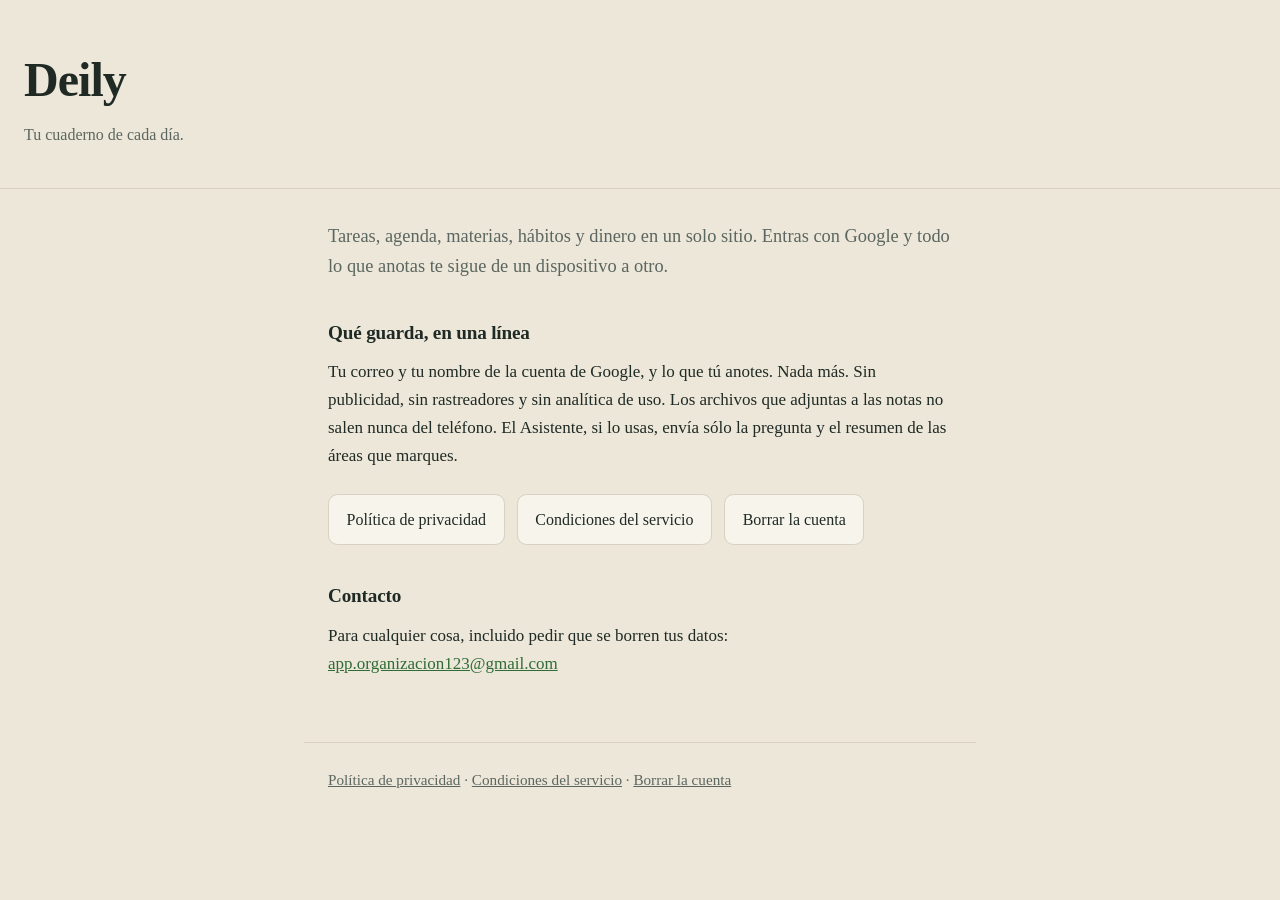
<file: index.html>
<!doctype html>
<html lang="es">
<head>
<meta charset="utf-8">
<meta name="viewport" content="width=device-width, initial-scale=1">
<title>Deily · Tu cuaderno de cada día</title>
<link rel="stylesheet" href="estilo.css">
</head>
<body>
<header class="cabecera portada">
  <p class="marca grande">Deily</p>
  <p class="lema">Tu cuaderno de cada día.</p>
</header>

<main>
<p class="entrada">Tareas, agenda, materias, hábitos y dinero en un solo sitio.
Entras con Google y todo lo que anotas te sigue de un dispositivo a otro.</p>

<h2>Qué guarda, en una línea</h2>
<p>Tu correo y tu nombre de la cuenta de Google, y lo que tú anotes. Nada más.
Sin publicidad, sin rastreadores y sin analítica de uso. Los archivos que
adjuntas a las notas no salen nunca del teléfono. El Asistente, si lo usas,
envía sólo la pregunta y el resumen de las áreas que marques.</p>

<div class="enlaces">
  <a class="boton" href="privacidad.html">Política de privacidad</a>
  <a class="boton" href="terminos.html">Condiciones del servicio</a>
  <a class="boton" href="borrar.html">Borrar la cuenta</a>
</div>

<h2>Contacto</h2>
<p>Para cualquier cosa, incluido pedir que se borren tus datos:
<a href="mailto:app.organizacion123@gmail.com">app.organizacion123@gmail.com</a></p>

</main>

<footer>
  <a href="privacidad.html">Política de privacidad</a> ·
  <a href="terminos.html">Condiciones del servicio</a> ·
  <a href="borrar.html">Borrar la cuenta</a>
</footer>
</body>
</html>
</file>
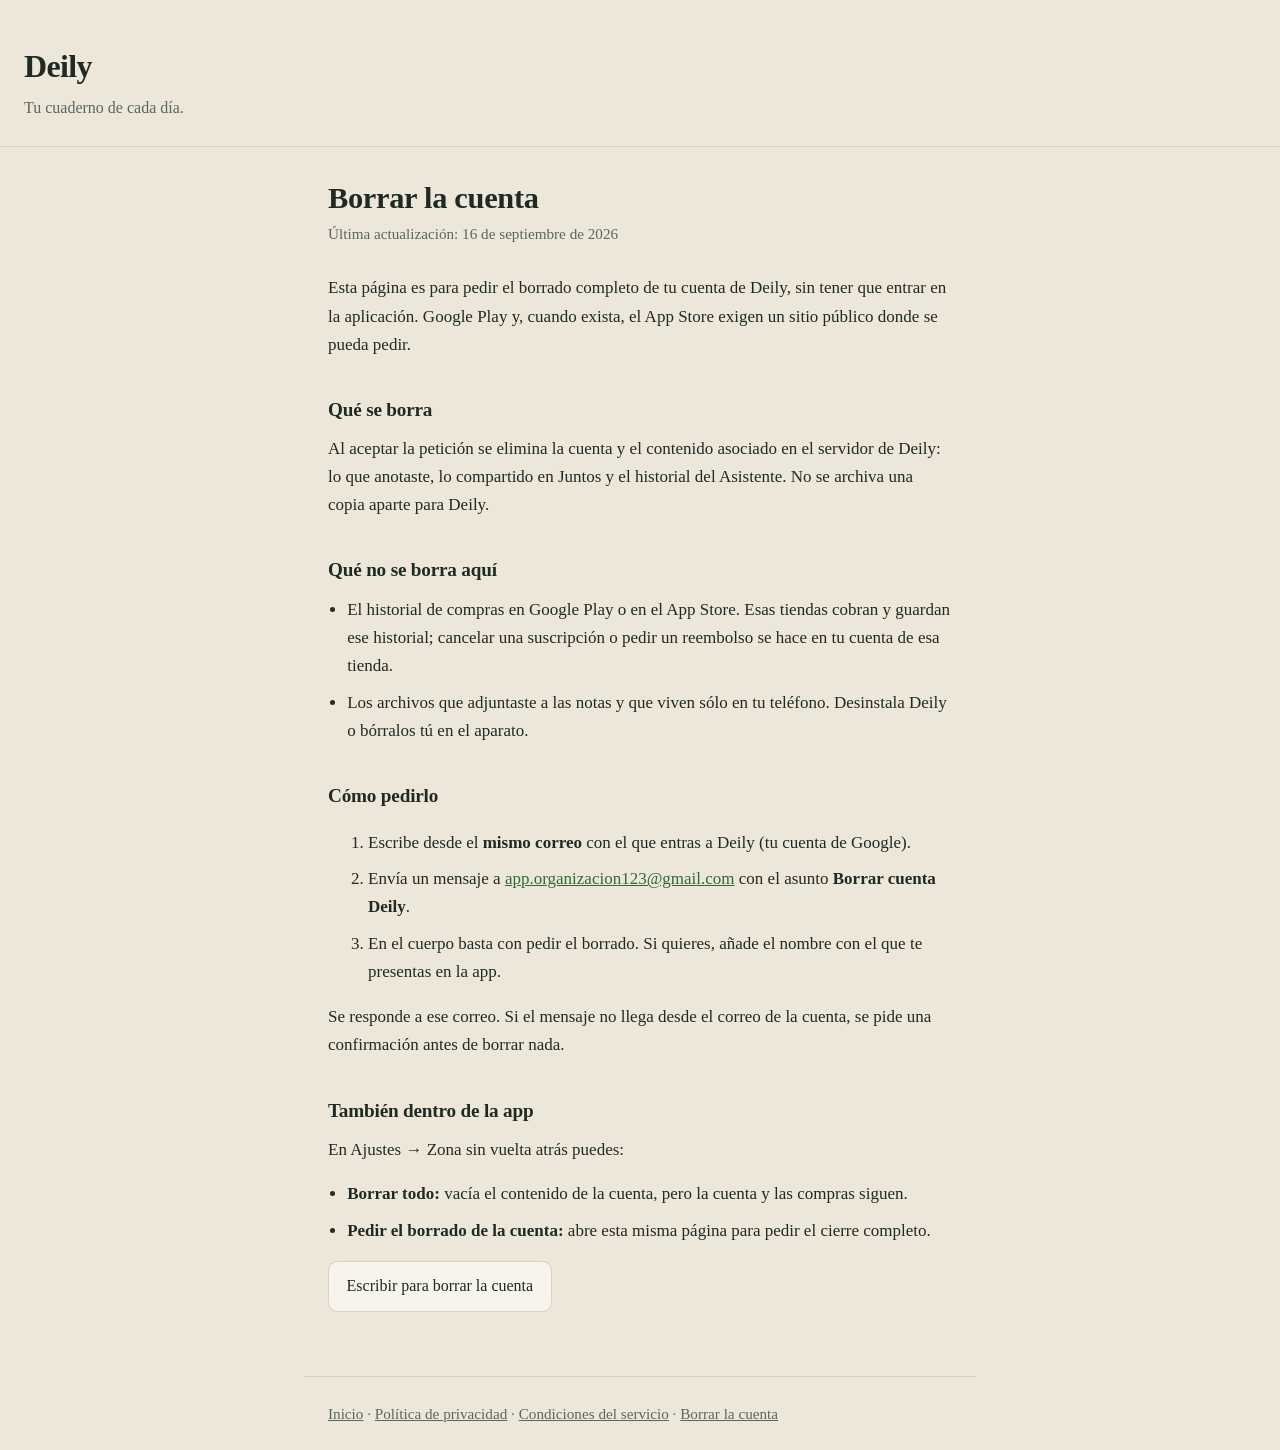
<file: borrar.html>
<!doctype html>
<html lang="es">
<head>
<meta charset="utf-8">
<meta name="viewport" content="width=device-width, initial-scale=1">
<title>Borrar la cuenta · Deily</title>
<link rel="stylesheet" href="estilo.css">
</head>
<body>
<header class="cabecera">
  <a class="marca" href="index.html">Deily</a>
  <p class="lema">Tu cuaderno de cada día.</p>
</header>

<main>
<h1>Borrar la cuenta</h1>
<p class="fecha">Última actualización: 16 de septiembre de 2026</p>

<p>Esta página es para pedir el borrado completo de tu cuenta de Deily, sin
tener que entrar en la aplicación. Google Play y, cuando exista, el App Store
exigen un sitio público donde se pueda pedir.</p>

<h2>Qué se borra</h2>
<p>Al aceptar la petición se elimina la cuenta y el contenido asociado en el
servidor de Deily: lo que anotaste, lo compartido en Juntos y el historial del
Asistente. No se archiva una copia aparte para Deily.</p>

<h2>Qué no se borra aquí</h2>
<ul>
  <li>El historial de compras en Google Play o en el App Store. Esas tiendas
  cobran y guardan ese historial; cancelar una suscripción o pedir un reembolso
  se hace en tu cuenta de esa tienda.</li>
  <li>Los archivos que adjuntaste a las notas y que viven sólo en tu teléfono.
  Desinstala Deily o bórralos tú en el aparato.</li>
</ul>

<h2>Cómo pedirlo</h2>
<ol>
  <li>Escribe desde el <strong>mismo correo</strong> con el que entras a Deily
  (tu cuenta de Google).</li>
  <li>Envía un mensaje a
  <a href="mailto:app.organizacion123@gmail.com?subject=Borrar%20cuenta%20Deily">app.organizacion123@gmail.com</a>
  con el asunto <strong>Borrar cuenta Deily</strong>.</li>
  <li>En el cuerpo basta con pedir el borrado. Si quieres, añade el nombre con
  el que te presentas en la app.</li>
</ol>
<p>Se responde a ese correo. Si el mensaje no llega desde el correo de la
cuenta, se pide una confirmación antes de borrar nada.</p>

<h2>También dentro de la app</h2>
<p>En Ajustes → Zona sin vuelta atrás puedes:</p>
<ul>
  <li><strong>Borrar todo:</strong> vacía el contenido de la cuenta, pero la
  cuenta y las compras siguen.</li>
  <li><strong>Pedir el borrado de la cuenta:</strong> abre esta misma página
  para pedir el cierre completo.</li>
</ul>

<p><a class="boton" href="mailto:app.organizacion123@gmail.com?subject=Borrar%20cuenta%20Deily">Escribir para borrar la cuenta</a></p>
</main>

<footer>
  <a href="index.html">Inicio</a> ·
  <a href="privacidad.html">Política de privacidad</a> ·
  <a href="terminos.html">Condiciones del servicio</a> ·
  <a href="borrar.html">Borrar la cuenta</a>
</footer>
</body>
</html>
</file>
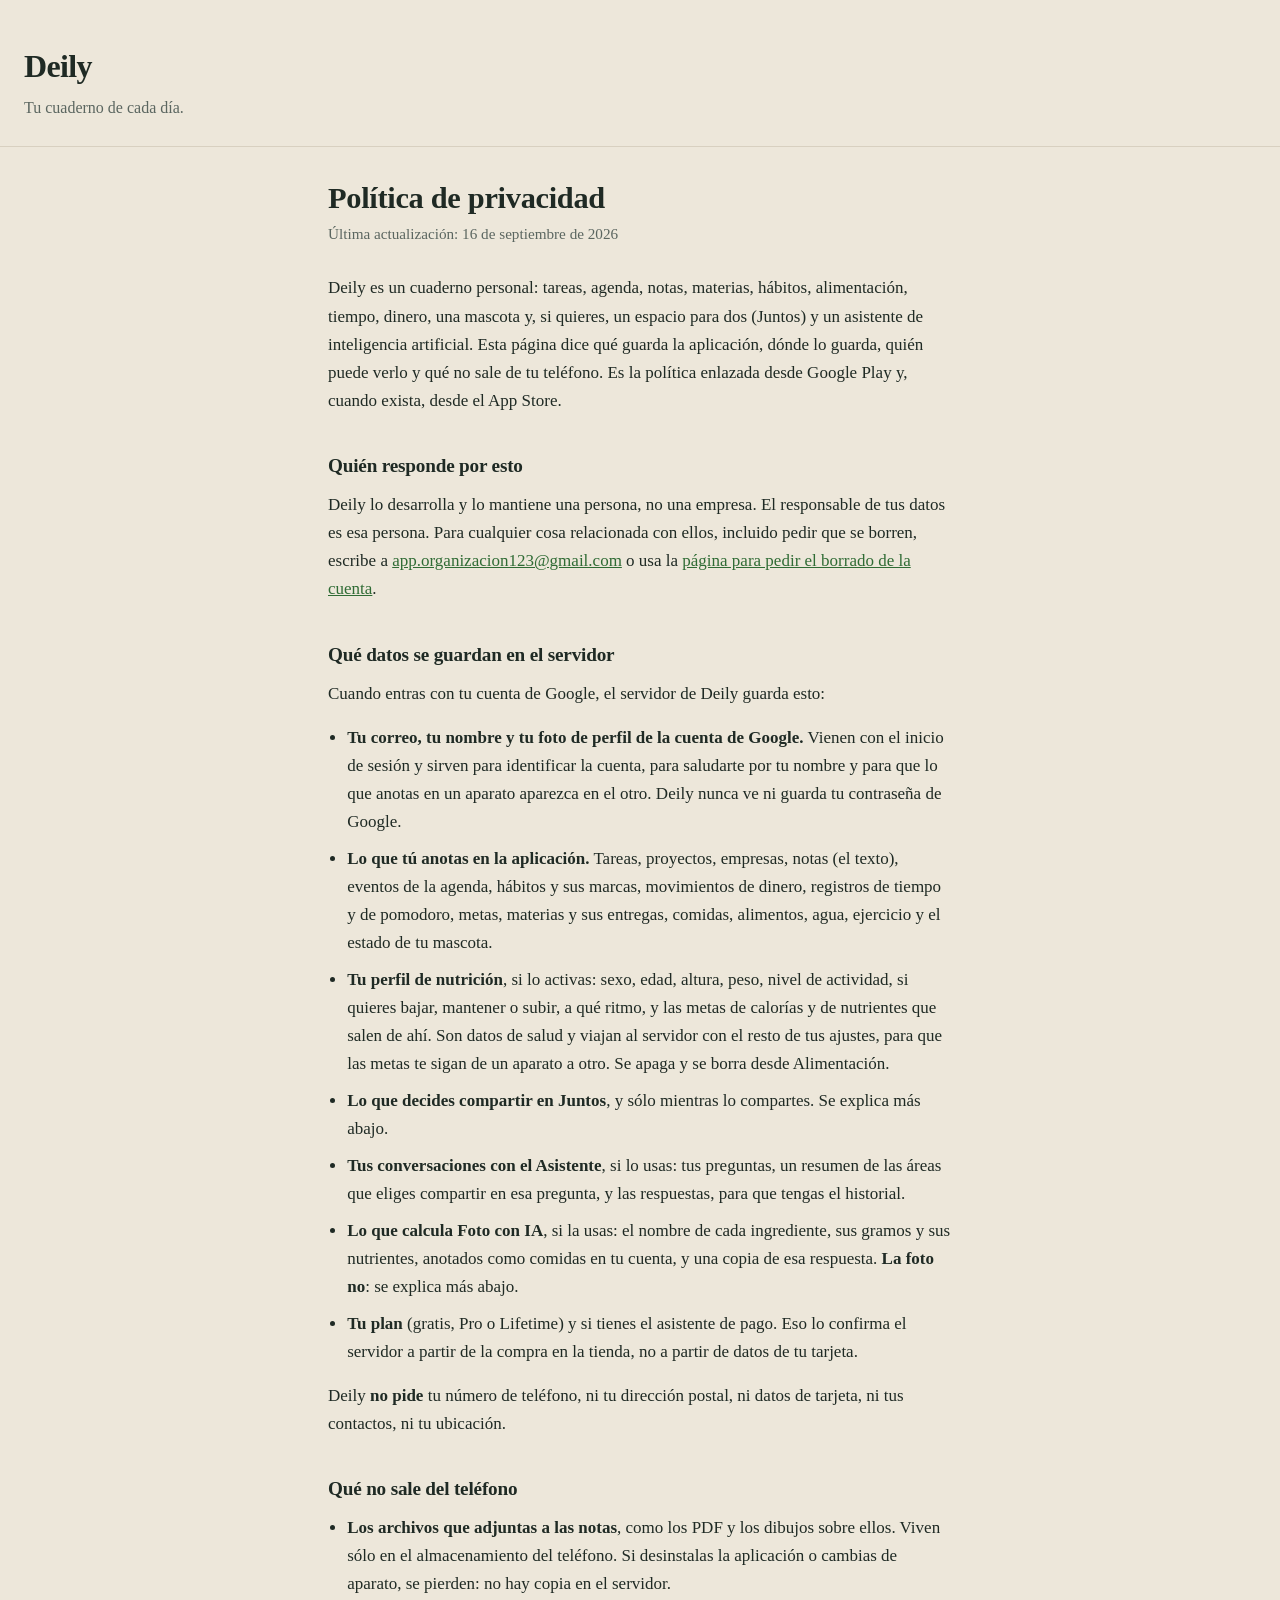
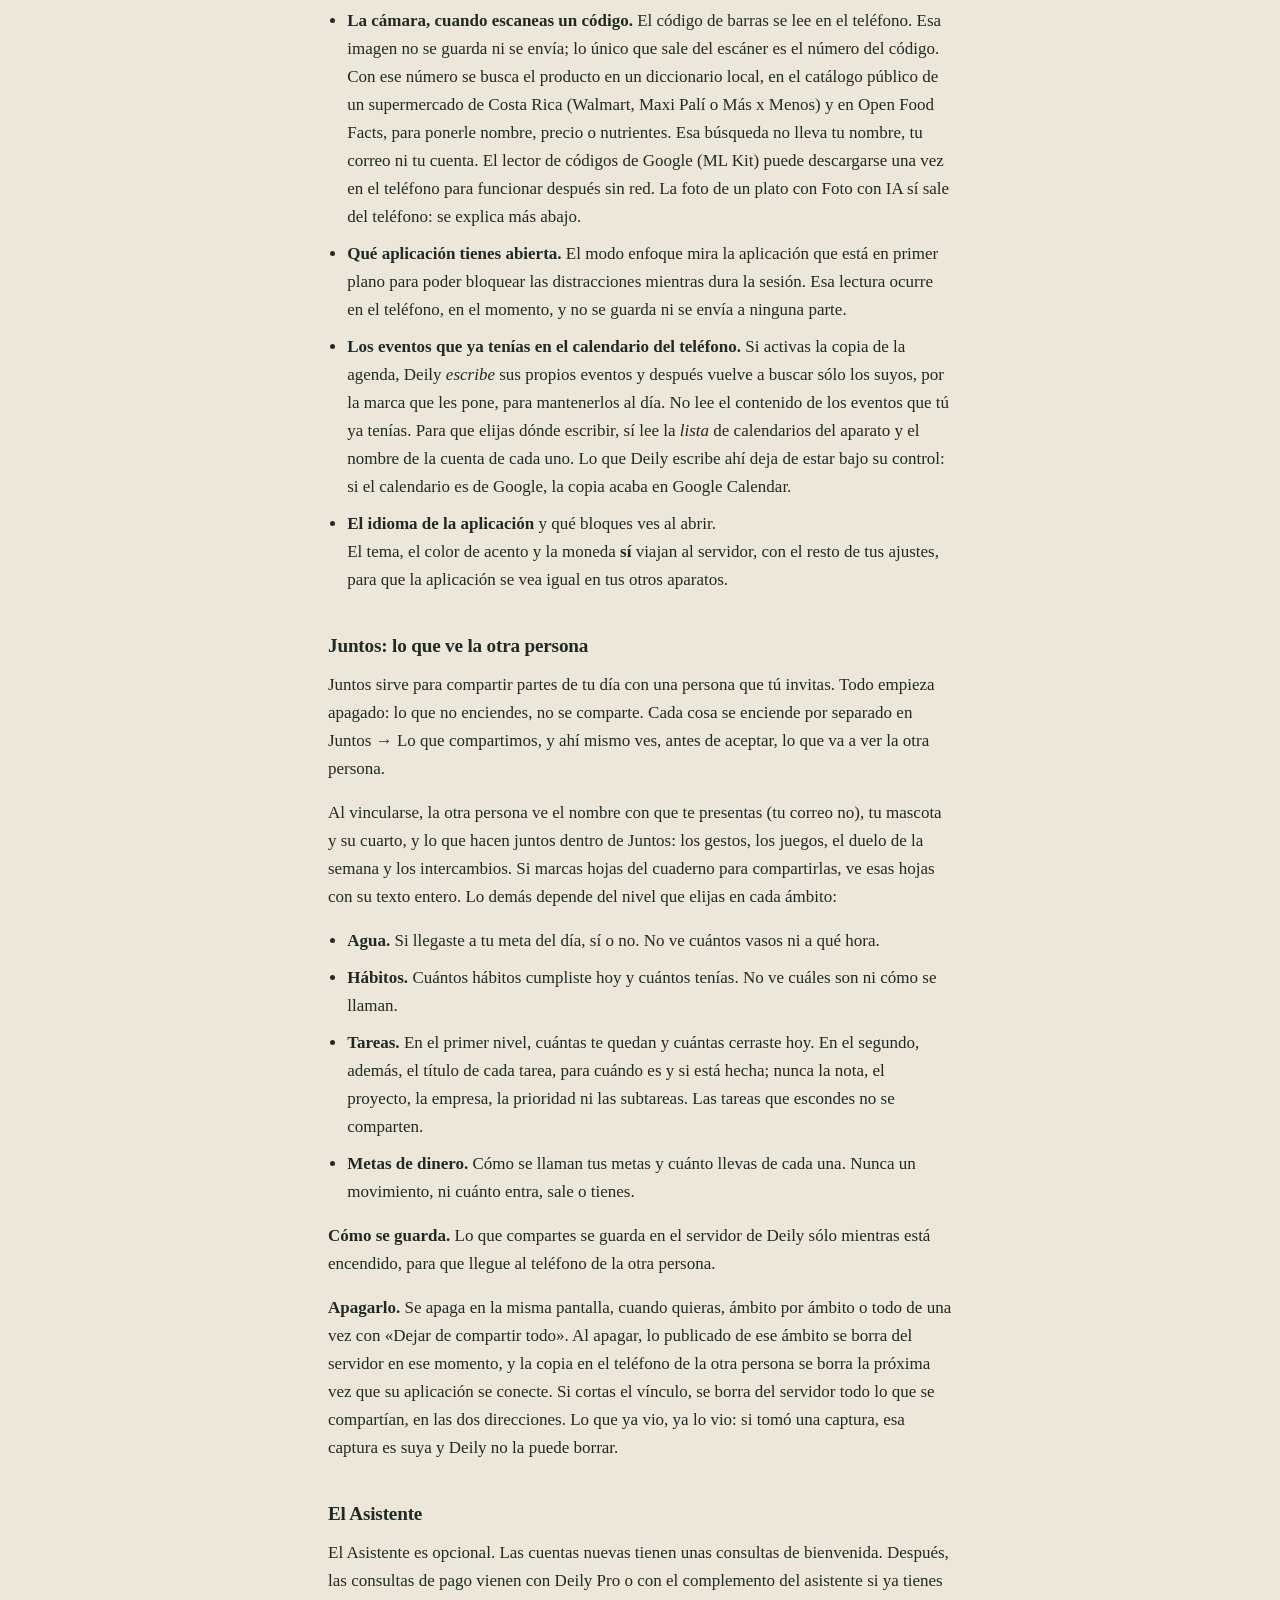
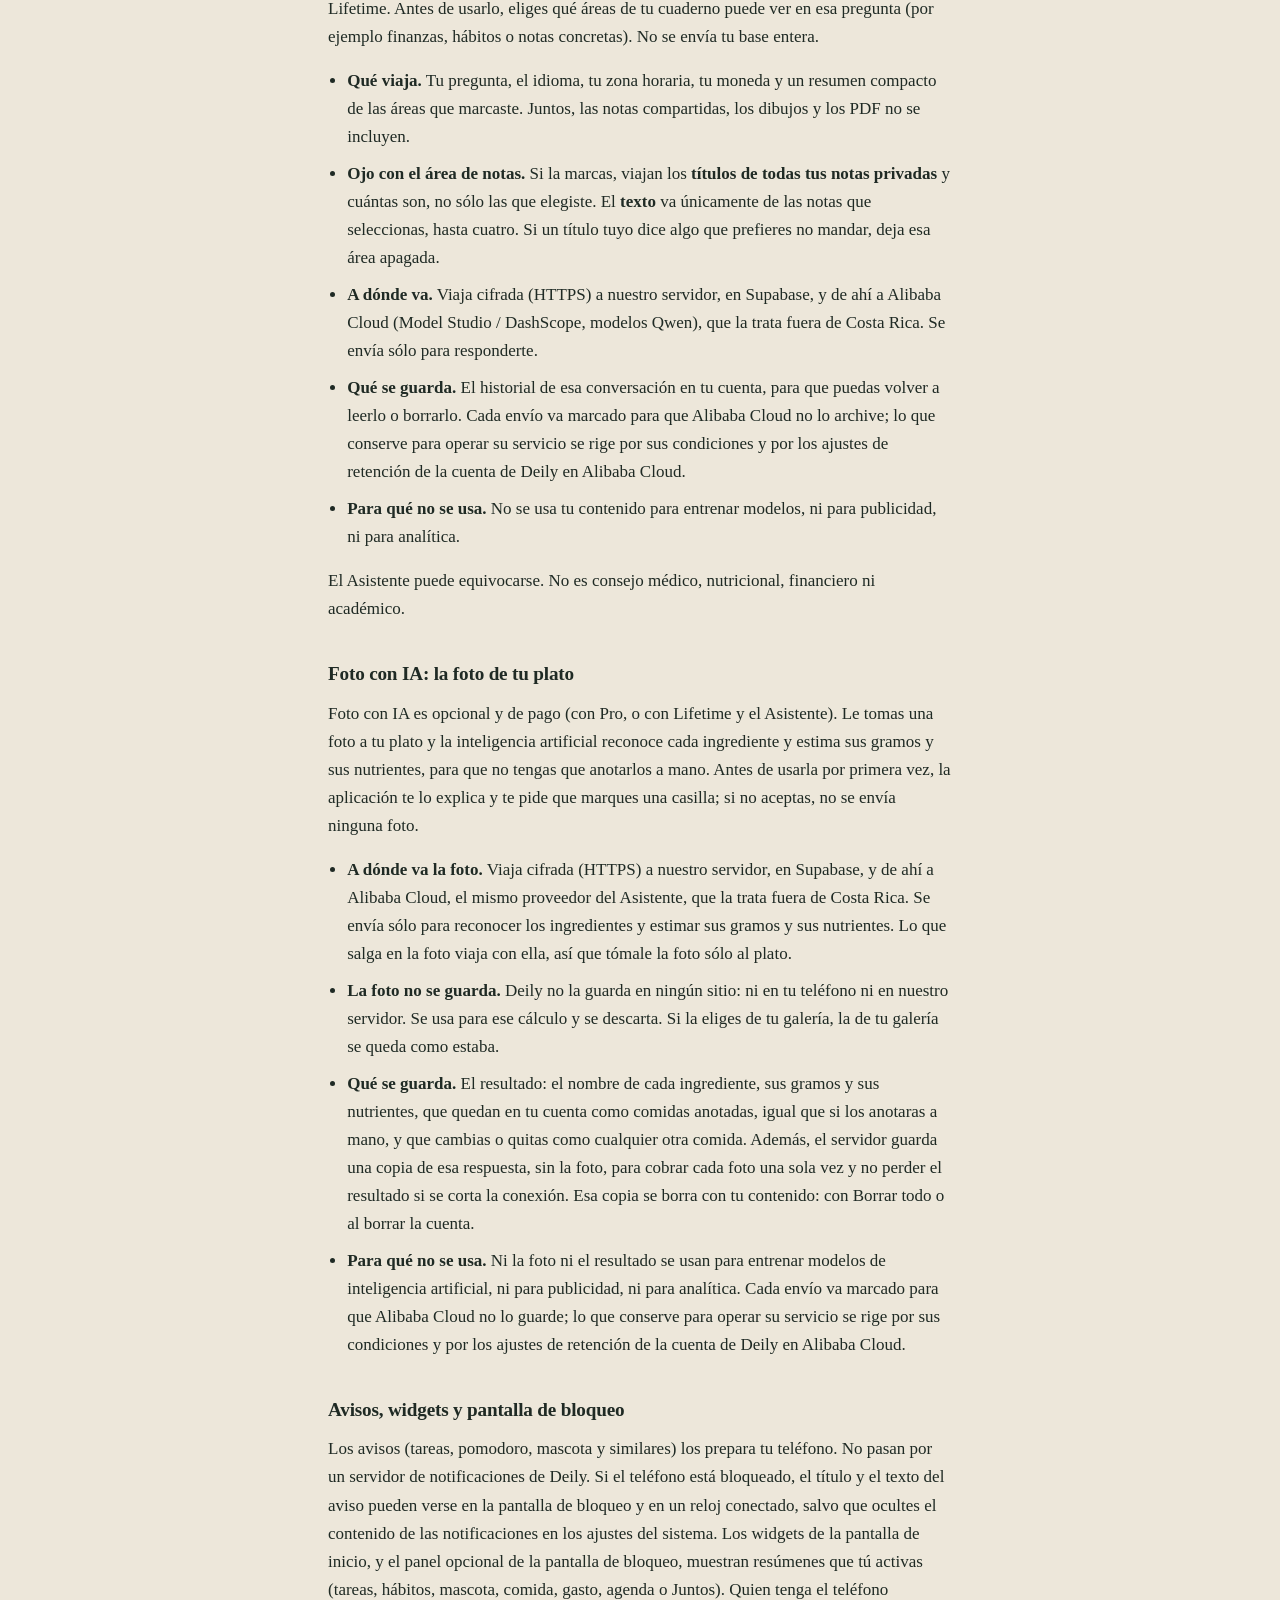
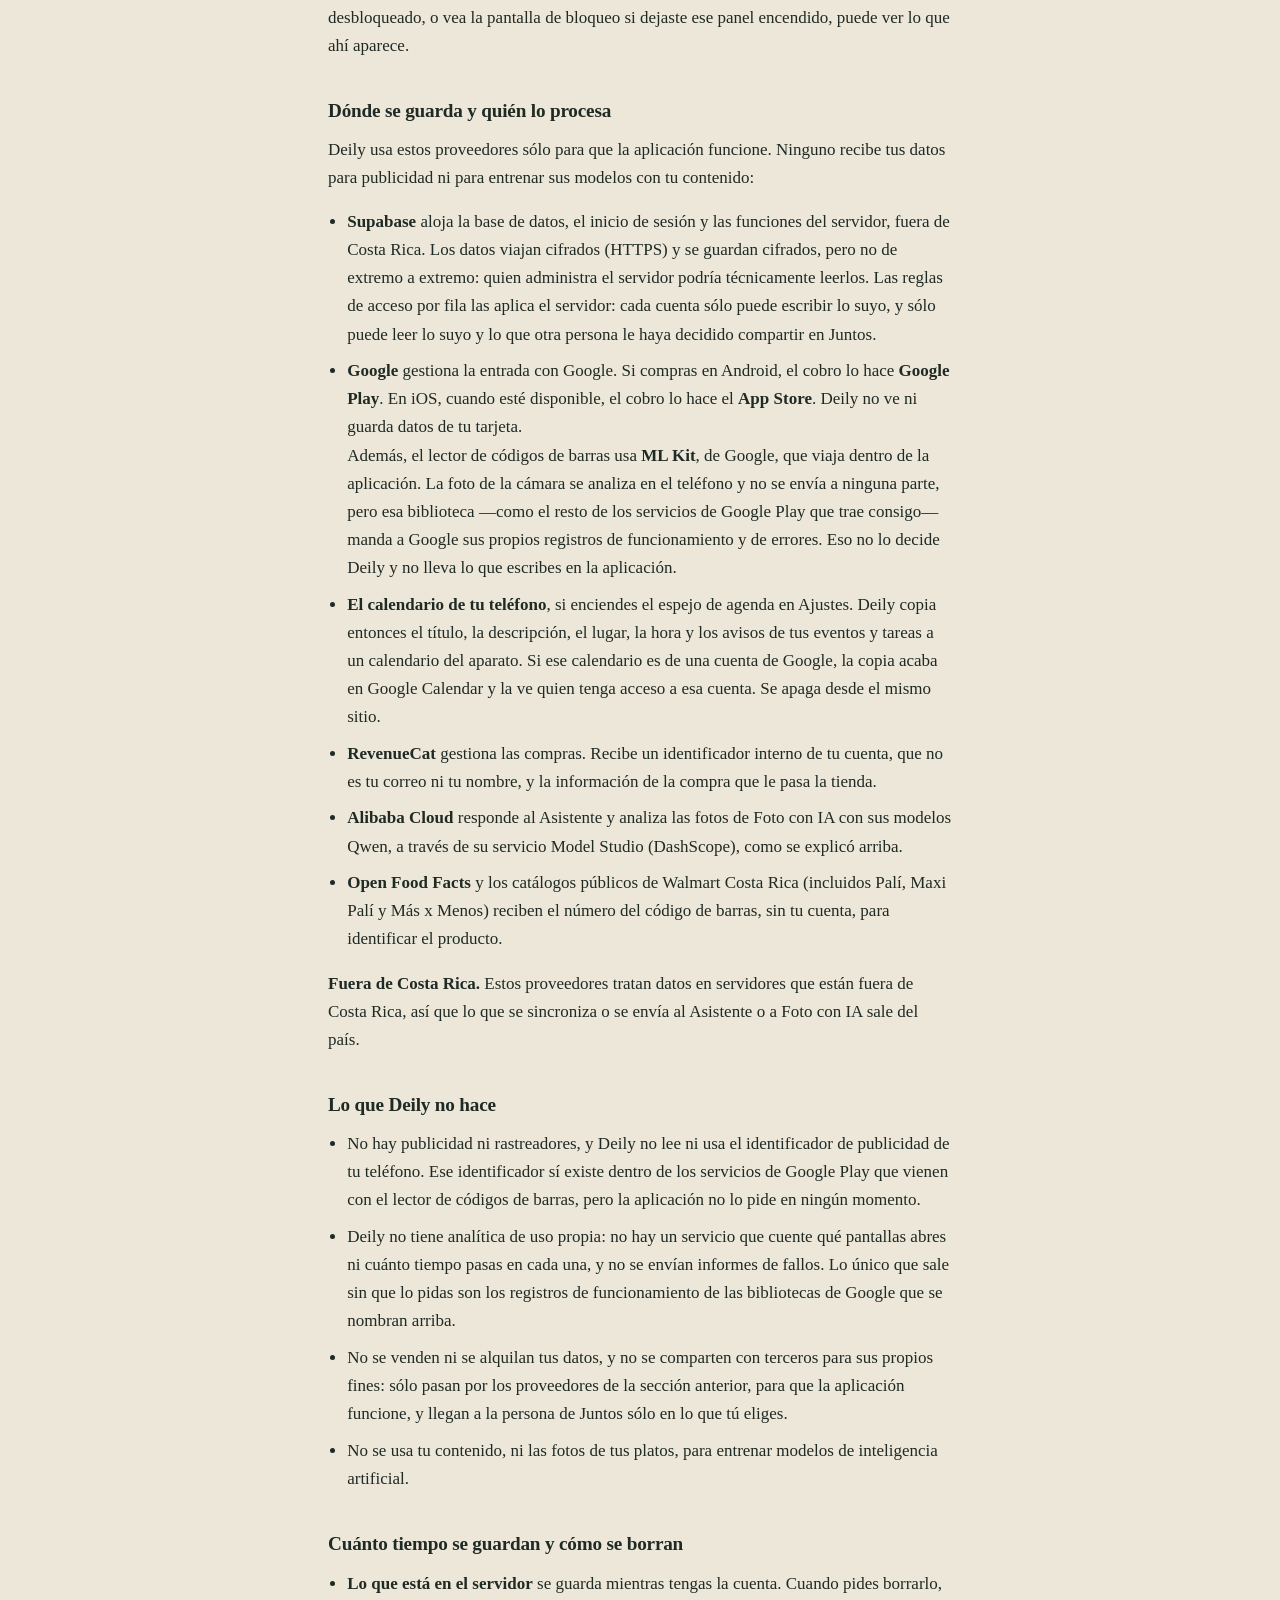
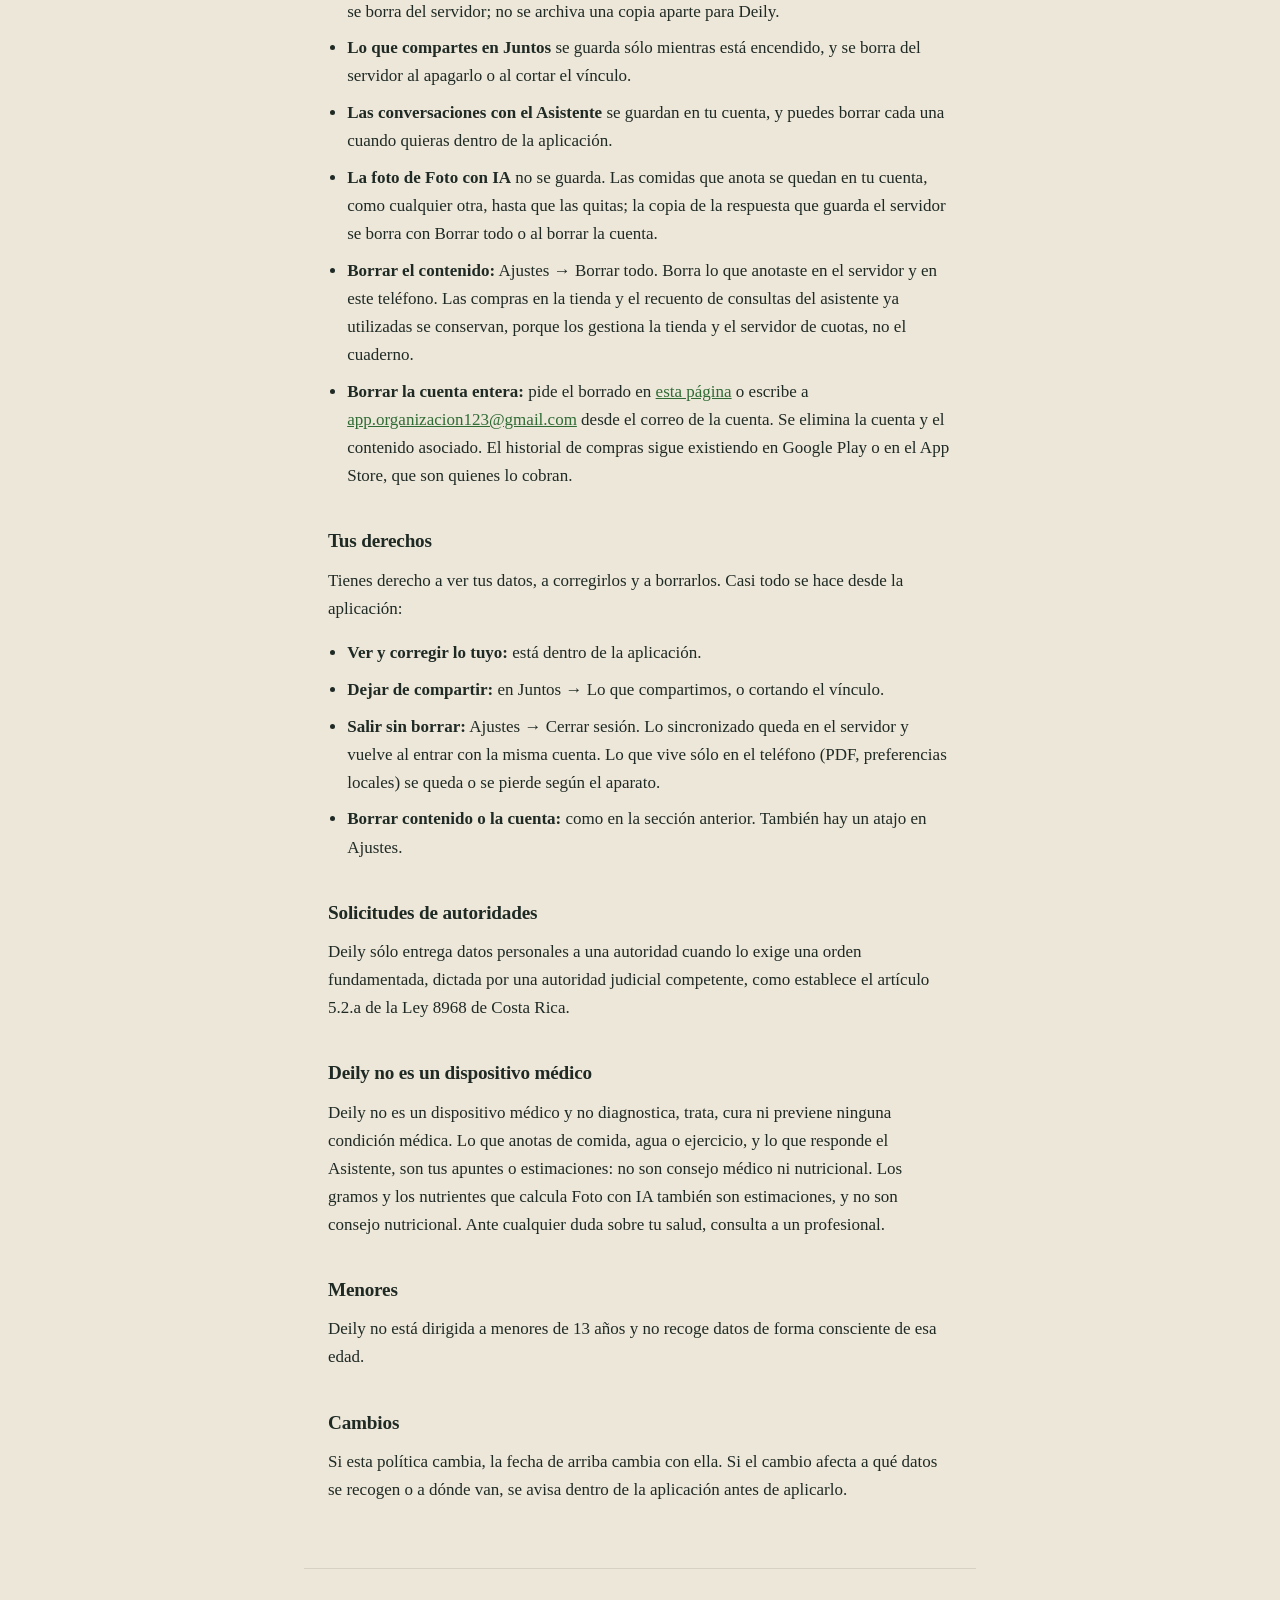
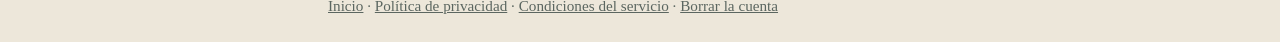
<file: privacidad.html>
<!doctype html>
<html lang="es">
<head>
<meta charset="utf-8">
<meta name="viewport" content="width=device-width, initial-scale=1">
<title>Política de privacidad · Deily</title>
<!-- El original vive en el dominio propio; esta copia sigue publicada porque
     las versiones ya instaladas de la app llevan dentro estas URLs. -->
<link rel="canonical" href="https://deily.app/privacidad">
<link rel="stylesheet" href="estilo.css">
</head>
<body>
<header class="cabecera">
  <a class="marca" href="https://deily.app/">Deily</a>
  <p class="lema">Tu cuaderno de cada día.</p>
</header>

<main>
<h1>Política de privacidad</h1>
<p class="fecha">Última actualización: 16 de septiembre de 2026</p>

<p>Deily es un cuaderno personal: tareas, agenda, notas, materias, hábitos,
alimentación, tiempo, dinero, una mascota y, si quieres, un espacio para dos
(Juntos) y un asistente de inteligencia artificial. Esta página dice qué guarda
la aplicación, dónde lo guarda, quién puede verlo y qué no sale de tu teléfono.
Es la política enlazada desde Google Play y, cuando exista, desde el App
Store.</p>

<h2>Quién responde por esto</h2>
<p>Deily lo desarrolla y lo mantiene una persona, no una empresa. El responsable
de tus datos es esa persona. Para cualquier cosa relacionada con ellos, incluido
pedir que se borren, escribe a
<a href="mailto:app.organizacion123@gmail.com">app.organizacion123@gmail.com</a>
o usa la <a href="https://deily.app/borrar">página
para pedir el borrado de la cuenta</a>.</p>

<h2>Qué datos se guardan en el servidor</h2>
<p>Cuando entras con tu cuenta de Google, el servidor de Deily guarda esto:</p>
<ul>
  <li><strong>Tu correo, tu nombre y tu foto de perfil de la cuenta de
  Google.</strong> Vienen con el inicio de sesión y sirven para identificar la
  cuenta, para saludarte por tu nombre y para que lo que anotas en un aparato
  aparezca en el otro. Deily nunca ve ni guarda tu contraseña de Google.</li>
  <li><strong>Lo que tú anotas en la aplicación.</strong> Tareas, proyectos,
  empresas, notas (el texto), eventos de la agenda, hábitos y sus marcas,
  movimientos de dinero, registros de tiempo y de pomodoro, metas, materias y
  sus entregas, comidas, alimentos, agua, ejercicio y el estado de tu
  mascota.</li>
  <li><strong>Tu perfil de nutrición</strong>, si lo activas: sexo, edad,
  altura, peso, nivel de actividad, si quieres bajar, mantener o subir, a qué
  ritmo, y las metas de calorías y de nutrientes que salen de ahí. Son datos de
  salud y viajan al servidor con el resto de tus ajustes, para que las metas te
  sigan de un aparato a otro. Se apaga y se borra desde Alimentación.</li>
  <li><strong>Lo que decides compartir en Juntos</strong>, y sólo mientras lo
  compartes. Se explica más abajo.</li>
  <li><strong>Tus conversaciones con el Asistente</strong>, si lo usas: tus
  preguntas, un resumen de las áreas que eliges compartir en esa pregunta, y las
  respuestas, para que tengas el historial.</li>
  <li><strong>Lo que calcula Foto con IA</strong>, si la usas: el nombre de cada
  ingrediente, sus gramos y sus nutrientes, anotados como comidas en tu cuenta, y
  una copia de esa respuesta. <strong>La foto no</strong>: se explica más
  abajo.</li>
  <li><strong>Tu plan</strong> (gratis, Pro o Lifetime) y si tienes el asistente
  de pago. Eso lo confirma el servidor a partir de la compra en la tienda, no a
  partir de datos de tu tarjeta.</li>
</ul>
<p>Deily <strong>no pide</strong> tu número de teléfono, ni tu dirección postal,
ni datos de tarjeta, ni tus contactos, ni tu ubicación.</p>

<h2>Qué no sale del teléfono</h2>
<ul>
  <li><strong>Los archivos que adjuntas a las notas</strong>, como los PDF y los
  dibujos sobre ellos. Viven sólo en el almacenamiento del teléfono. Si
  desinstalas la aplicación o cambias de aparato, se pierden: no hay copia en el
  servidor.</li>
  <li><strong>La cámara, cuando escaneas un código.</strong> El código de barras
  se lee en el teléfono. Esa imagen no se guarda ni se envía; lo único que sale
  del escáner es el número del código. Con ese número se busca el producto en un
  diccionario local, en el catálogo público de un supermercado de Costa Rica
  (Walmart, Maxi Palí o Más x Menos) y en Open Food Facts, para ponerle nombre,
  precio o nutrientes. Esa búsqueda no lleva tu nombre, tu correo ni tu cuenta.
  El lector de códigos de Google (ML Kit) puede descargarse una vez en el
  teléfono para funcionar después sin red. La foto de un plato con Foto con IA
  sí sale del teléfono: se explica más abajo.</li>
  <li><strong>Qué aplicación tienes abierta.</strong> El modo enfoque mira la
  aplicación que está en primer plano para poder bloquear las distracciones
  mientras dura la sesión. Esa lectura ocurre en el teléfono, en el momento, y no
  se guarda ni se envía a ninguna parte.</li>
  <li><strong>Los eventos que ya tenías en el calendario del teléfono.</strong>
  Si activas la copia de la agenda, Deily <em>escribe</em> sus propios eventos y
  después vuelve a buscar sólo los suyos, por la marca que les pone, para
  mantenerlos al día. No lee el contenido de los eventos que tú ya tenías. Para
  que elijas dónde escribir, sí lee la <em>lista</em> de calendarios del aparato
  y el nombre de la cuenta de cada uno. Lo que Deily escribe ahí deja de estar
  bajo su control: si el calendario es de Google, la copia acaba en Google
  Calendar.</li>
  <li><strong>El idioma de la aplicación</strong> y qué bloques ves al abrir.
  <br />El tema, el color de acento y la moneda <strong>sí</strong> viajan al
  servidor, con el resto de tus ajustes, para que la aplicación se vea igual en
  tus otros aparatos.</li>
</ul>

<h2>Juntos: lo que ve la otra persona</h2>
<p>Juntos sirve para compartir partes de tu día con una persona que tú invitas.
Todo empieza apagado: lo que no enciendes, no se comparte. Cada cosa se enciende
por separado en Juntos → Lo que compartimos, y ahí mismo ves, antes de aceptar,
lo que va a ver la otra persona.</p>
<p>Al vincularse, la otra persona ve el nombre con que te presentas (tu correo
no), tu mascota y su cuarto, y lo que hacen juntos dentro de Juntos: los gestos,
los juegos, el duelo de la semana y los intercambios. Si marcas hojas del
cuaderno para compartirlas, ve esas hojas con su texto entero. Lo demás depende
del nivel que elijas en cada ámbito:</p>
<ul>
  <li><strong>Agua.</strong> Si llegaste a tu meta del día, sí o no. No ve
  cuántos vasos ni a qué hora.</li>
  <li><strong>Hábitos.</strong> Cuántos hábitos cumpliste hoy y cuántos tenías.
  No ve cuáles son ni cómo se llaman.</li>
  <li><strong>Tareas.</strong> En el primer nivel, cuántas te quedan y cuántas
  cerraste hoy. En el segundo, además, el título de cada tarea, para cuándo es y
  si está hecha; nunca la nota, el proyecto, la empresa, la prioridad ni las
  subtareas. Las tareas que escondes no se comparten.</li>
  <li><strong>Metas de dinero.</strong> Cómo se llaman tus metas y cuánto llevas
  de cada una. Nunca un movimiento, ni cuánto entra, sale o tienes.</li>
</ul>
<p><strong>Cómo se guarda.</strong> Lo que compartes se guarda en el servidor de
Deily sólo mientras está encendido, para que llegue al teléfono de la otra
persona.</p>
<p><strong>Apagarlo.</strong> Se apaga en la misma pantalla, cuando quieras,
ámbito por ámbito o todo de una vez con «Dejar de compartir todo». Al apagar, lo
publicado de ese ámbito se borra del servidor en ese momento, y la copia en el
teléfono de la otra persona se borra la próxima vez que su aplicación se
conecte. Si cortas el vínculo, se borra del servidor todo lo que se compartían,
en las dos direcciones. Lo que ya vio, ya lo vio: si tomó una captura, esa
captura es suya y Deily no la puede borrar.</p>

<h2>El Asistente</h2>
<p>El Asistente es opcional. Las cuentas nuevas tienen unas consultas de
bienvenida. Después, las consultas de pago vienen con Deily Pro o con el
complemento del asistente si ya tienes Lifetime. Antes de usarlo, eliges qué
áreas de tu cuaderno puede ver en esa pregunta (por ejemplo finanzas, hábitos o
notas concretas). No se envía tu base entera.</p>
<ul>
  <li><strong>Qué viaja.</strong> Tu pregunta, el idioma, tu zona horaria, tu
  moneda y un resumen compacto de las áreas que marcaste. Juntos, las notas
  compartidas, los dibujos y los PDF no se incluyen.</li>
  <li><strong>Ojo con el área de notas.</strong> Si la marcas, viajan los
  <strong>títulos de todas tus notas privadas</strong> y cuántas son, no sólo las
  que elegiste. El <strong>texto</strong> va únicamente de las notas que
  seleccionas, hasta cuatro. Si un título tuyo dice algo que prefieres no
  mandar, deja esa área apagada.</li>
  <li><strong>A dónde va.</strong> Viaja cifrada (HTTPS) a nuestro servidor, en
  Supabase, y de ahí a Alibaba Cloud (Model Studio / DashScope, modelos Qwen),
  que la trata fuera de Costa Rica. Se envía sólo para responderte.</li>
  <li><strong>Qué se guarda.</strong> El historial de esa conversación en tu
  cuenta, para que puedas volver a leerlo o borrarlo. Cada envío va marcado para
  que Alibaba Cloud no lo archive; lo que conserve para operar su servicio se
  rige por sus condiciones y por los ajustes de retención de la cuenta de Deily
  en Alibaba Cloud.</li>
  <li><strong>Para qué no se usa.</strong> No se usa tu contenido para entrenar
  modelos, ni para publicidad, ni para analítica.</li>
</ul>
<p>El Asistente puede equivocarse. No es consejo médico, nutricional, financiero
ni académico.</p>

<h2>Foto con IA: la foto de tu plato</h2>
<p>Foto con IA es opcional y de pago (con Pro, o con Lifetime y el Asistente).
Le tomas una foto a tu plato y la inteligencia artificial reconoce cada
ingrediente y estima sus gramos y sus nutrientes, para que no tengas que
anotarlos a mano. Antes de usarla por primera vez, la aplicación te lo explica y
te pide que marques una casilla; si no aceptas, no se envía ninguna foto.</p>
<ul>
  <li><strong>A dónde va la foto.</strong> Viaja cifrada (HTTPS) a nuestro
  servidor, en Supabase, y de ahí a Alibaba Cloud, el mismo proveedor del
  Asistente, que la trata fuera de Costa Rica. Se envía sólo para reconocer los
  ingredientes y estimar sus gramos y sus nutrientes. Lo que salga en la foto
  viaja con ella, así que tómale la foto sólo al plato.</li>
  <li><strong>La foto no se guarda.</strong> Deily no la guarda en ningún sitio:
  ni en tu teléfono ni en nuestro servidor. Se usa para ese cálculo y se
  descarta. Si la eliges de tu galería, la de tu galería se queda como
  estaba.</li>
  <li><strong>Qué se guarda.</strong> El resultado: el nombre de cada
  ingrediente, sus gramos y sus nutrientes, que quedan en tu cuenta como comidas
  anotadas, igual que si los anotaras a mano, y que cambias o quitas como
  cualquier otra comida. Además, el servidor guarda una copia de esa respuesta,
  sin la foto, para cobrar cada foto una sola vez y no perder el resultado si se
  corta la conexión. Esa copia se borra con tu contenido: con Borrar todo o al
  borrar la cuenta.</li>
  <li><strong>Para qué no se usa.</strong> Ni la foto ni el resultado se usan
  para entrenar modelos de inteligencia artificial, ni para publicidad, ni para
  analítica. Cada envío va marcado para que Alibaba Cloud no lo guarde; lo que
  conserve para operar su servicio se rige por sus condiciones y por los ajustes
  de retención de la cuenta de Deily en Alibaba Cloud.</li>
</ul>

<h2>Avisos, widgets y pantalla de bloqueo</h2>
<p>Los avisos (tareas, pomodoro, mascota y similares) los prepara tu teléfono.
No pasan por un servidor de notificaciones de Deily. Si el teléfono está
bloqueado, el título y el texto del aviso pueden verse en la pantalla de bloqueo
y en un reloj conectado, salvo que ocultes el contenido de las notificaciones en
los ajustes del sistema. Los widgets de la pantalla de inicio, y el panel
opcional de la pantalla de bloqueo, muestran resúmenes que tú activas (tareas,
hábitos, mascota, comida, gasto, agenda o Juntos). Quien tenga el teléfono
desbloqueado, o vea la pantalla de bloqueo si dejaste ese panel encendido, puede
ver lo que ahí aparece.</p>

<h2>Dónde se guarda y quién lo procesa</h2>
<p>Deily usa estos proveedores sólo para que la aplicación funcione. Ninguno
recibe tus datos para publicidad ni para entrenar sus modelos con tu
contenido:</p>
<ul>
  <li><strong>Supabase</strong> aloja la base de datos, el inicio de sesión y
  las funciones del servidor, fuera de Costa Rica. Los datos viajan cifrados
  (HTTPS) y se guardan cifrados, pero no de extremo a extremo: quien administra
  el servidor podría técnicamente leerlos. Las reglas de acceso por fila las
  aplica el servidor: cada cuenta sólo puede escribir lo suyo, y sólo puede leer
  lo suyo y lo que otra persona le haya decidido compartir en Juntos.</li>
  <li><strong>Google</strong> gestiona la entrada con Google. Si compras en
  Android, el cobro lo hace <strong>Google Play</strong>. En iOS, cuando esté
  disponible, el cobro lo hace el <strong>App Store</strong>. Deily no ve ni
  guarda datos de tu tarjeta.
  <br />Además, el lector de códigos de barras usa <strong>ML Kit</strong>, de
  Google, que viaja dentro de la aplicación. La foto de la cámara se analiza en
  el teléfono y no se envía a ninguna parte, pero esa biblioteca —como el resto
  de los servicios de Google Play que trae consigo— manda a Google sus propios
  registros de funcionamiento y de errores. Eso no lo decide Deily y no lleva lo
  que escribes en la aplicación.</li>
  <li><strong>El calendario de tu teléfono</strong>, si enciendes el espejo de
  agenda en Ajustes. Deily copia entonces el título, la descripción, el lugar,
  la hora y los avisos de tus eventos y tareas a un calendario del aparato. Si
  ese calendario es de una cuenta de Google, la copia acaba en Google Calendar y
  la ve quien tenga acceso a esa cuenta. Se apaga desde el mismo sitio.</li>
  <li><strong>RevenueCat</strong> gestiona las compras. Recibe un identificador
  interno de tu cuenta, que no es tu correo ni tu nombre, y la información de la
  compra que le pasa la tienda.</li>
  <li><strong>Alibaba Cloud</strong> responde al Asistente y analiza las fotos
  de Foto con IA con sus modelos Qwen, a través de su servicio Model Studio
  (DashScope), como se explicó arriba.</li>
  <li><strong>Open Food Facts</strong> y los catálogos públicos de Walmart Costa
  Rica (incluidos Palí, Maxi Palí y Más x Menos) reciben el número del código de
  barras, sin tu cuenta, para identificar el producto.</li>
</ul>
<p><strong>Fuera de Costa Rica.</strong> Estos proveedores tratan datos en
servidores que están fuera de Costa Rica, así que lo que se sincroniza o se
envía al Asistente o a Foto con IA sale del país.</p>

<h2>Lo que Deily no hace</h2>
<ul>
  <li>No hay publicidad ni rastreadores, y Deily no lee ni usa el identificador
  de publicidad de tu teléfono. Ese identificador sí existe dentro de los
  servicios de Google Play que vienen con el lector de códigos de barras, pero
  la aplicación no lo pide en ningún momento.</li>
  <li>Deily no tiene analítica de uso propia: no hay un servicio que cuente qué
  pantallas abres ni cuánto tiempo pasas en cada una, y no se envían informes de
  fallos. Lo único que sale sin que lo pidas son los registros de
  funcionamiento de las bibliotecas de Google que se nombran arriba.</li>
  <li>No se venden ni se alquilan tus datos, y no se comparten con terceros para
  sus propios fines: sólo pasan por los proveedores de la sección anterior, para
  que la aplicación funcione, y llegan a la persona de Juntos sólo en lo que tú
  eliges.</li>
  <li>No se usa tu contenido, ni las fotos de tus platos, para entrenar modelos
  de inteligencia artificial.</li>
</ul>

<h2>Cuánto tiempo se guardan y cómo se borran</h2>
<ul>
  <li><strong>Lo que está en el servidor</strong> se guarda mientras tengas la
  cuenta. Cuando pides borrarlo, se borra del servidor; no se archiva una copia
  aparte para Deily.</li>
  <li><strong>Lo que compartes en Juntos</strong> se guarda sólo mientras está
  encendido, y se borra del servidor al apagarlo o al cortar el vínculo.</li>
  <li><strong>Las conversaciones con el Asistente</strong> se guardan en tu
  cuenta, y puedes borrar cada una cuando quieras dentro de la aplicación.</li>
  <li><strong>La foto de Foto con IA</strong> no se guarda. Las comidas que
  anota se quedan en tu cuenta, como cualquier otra, hasta que las quitas; la
  copia de la respuesta que guarda el servidor se borra con Borrar todo o al
  borrar la cuenta.</li>
  <li><strong>Borrar el contenido:</strong> Ajustes → Borrar todo. Borra lo que
  anotaste en el servidor y en este teléfono. Las compras en la tienda y el
  recuento de consultas del asistente ya utilizadas se conservan, porque los
  gestiona la tienda y el servidor de cuotas, no el cuaderno.</li>
  <li><strong>Borrar la cuenta entera:</strong> pide el borrado en
  <a href="https://deily.app/borrar">esta
  página</a> o escribe a
  <a href="mailto:app.organizacion123@gmail.com">app.organizacion123@gmail.com</a>
  desde el correo de la cuenta. Se elimina la cuenta y el contenido asociado. El
  historial de compras sigue existiendo en Google Play o en el App Store, que
  son quienes lo cobran.</li>
</ul>

<h2>Tus derechos</h2>
<p>Tienes derecho a ver tus datos, a corregirlos y a borrarlos. Casi todo se
hace desde la aplicación:</p>
<ul>
  <li><strong>Ver y corregir lo tuyo:</strong> está dentro de la
  aplicación.</li>
  <li><strong>Dejar de compartir:</strong> en Juntos → Lo que compartimos, o
  cortando el vínculo.</li>
  <li><strong>Salir sin borrar:</strong> Ajustes → Cerrar sesión. Lo
  sincronizado queda en el servidor y vuelve al entrar con la misma cuenta. Lo
  que vive sólo en el teléfono (PDF, preferencias locales) se queda o se pierde
  según el aparato.</li>
  <li><strong>Borrar contenido o la cuenta:</strong> como en la sección
  anterior. También hay un atajo en Ajustes.</li>
</ul>

<h2>Solicitudes de autoridades</h2>
<p>Deily sólo entrega datos personales a una autoridad cuando lo exige una orden
fundamentada, dictada por una autoridad judicial competente, como establece el
artículo 5.2.a de la Ley 8968 de Costa Rica.</p>

<h2>Deily no es un dispositivo médico</h2>
<p>Deily no es un dispositivo médico y no diagnostica, trata, cura ni previene
ninguna condición médica. Lo que anotas de comida, agua o ejercicio, y lo que
responde el Asistente, son tus apuntes o estimaciones: no son consejo médico ni
nutricional. Los gramos y los nutrientes que calcula Foto con IA también son
estimaciones, y no son consejo nutricional. Ante cualquier duda sobre tu salud,
consulta a un profesional.</p>

<h2>Menores</h2>
<p>Deily no está dirigida a menores de 13 años y no recoge datos de forma
consciente de esa edad.</p>

<h2>Cambios</h2>
<p>Si esta política cambia, la fecha de arriba cambia con ella. Si el cambio
afecta a qué datos se recogen o a dónde van, se avisa dentro de la aplicación
antes de aplicarlo.</p>

</main>

<footer>
  <a href="https://deily.app/">Inicio</a> ·
  <a href="https://deily.app/privacidad">Política de privacidad</a> ·
  <a href="https://deily.app/terminos">Condiciones del servicio</a> ·
  <a href="https://deily.app/borrar">Borrar la cuenta</a>
</footer>
</body>
</html>
</file>
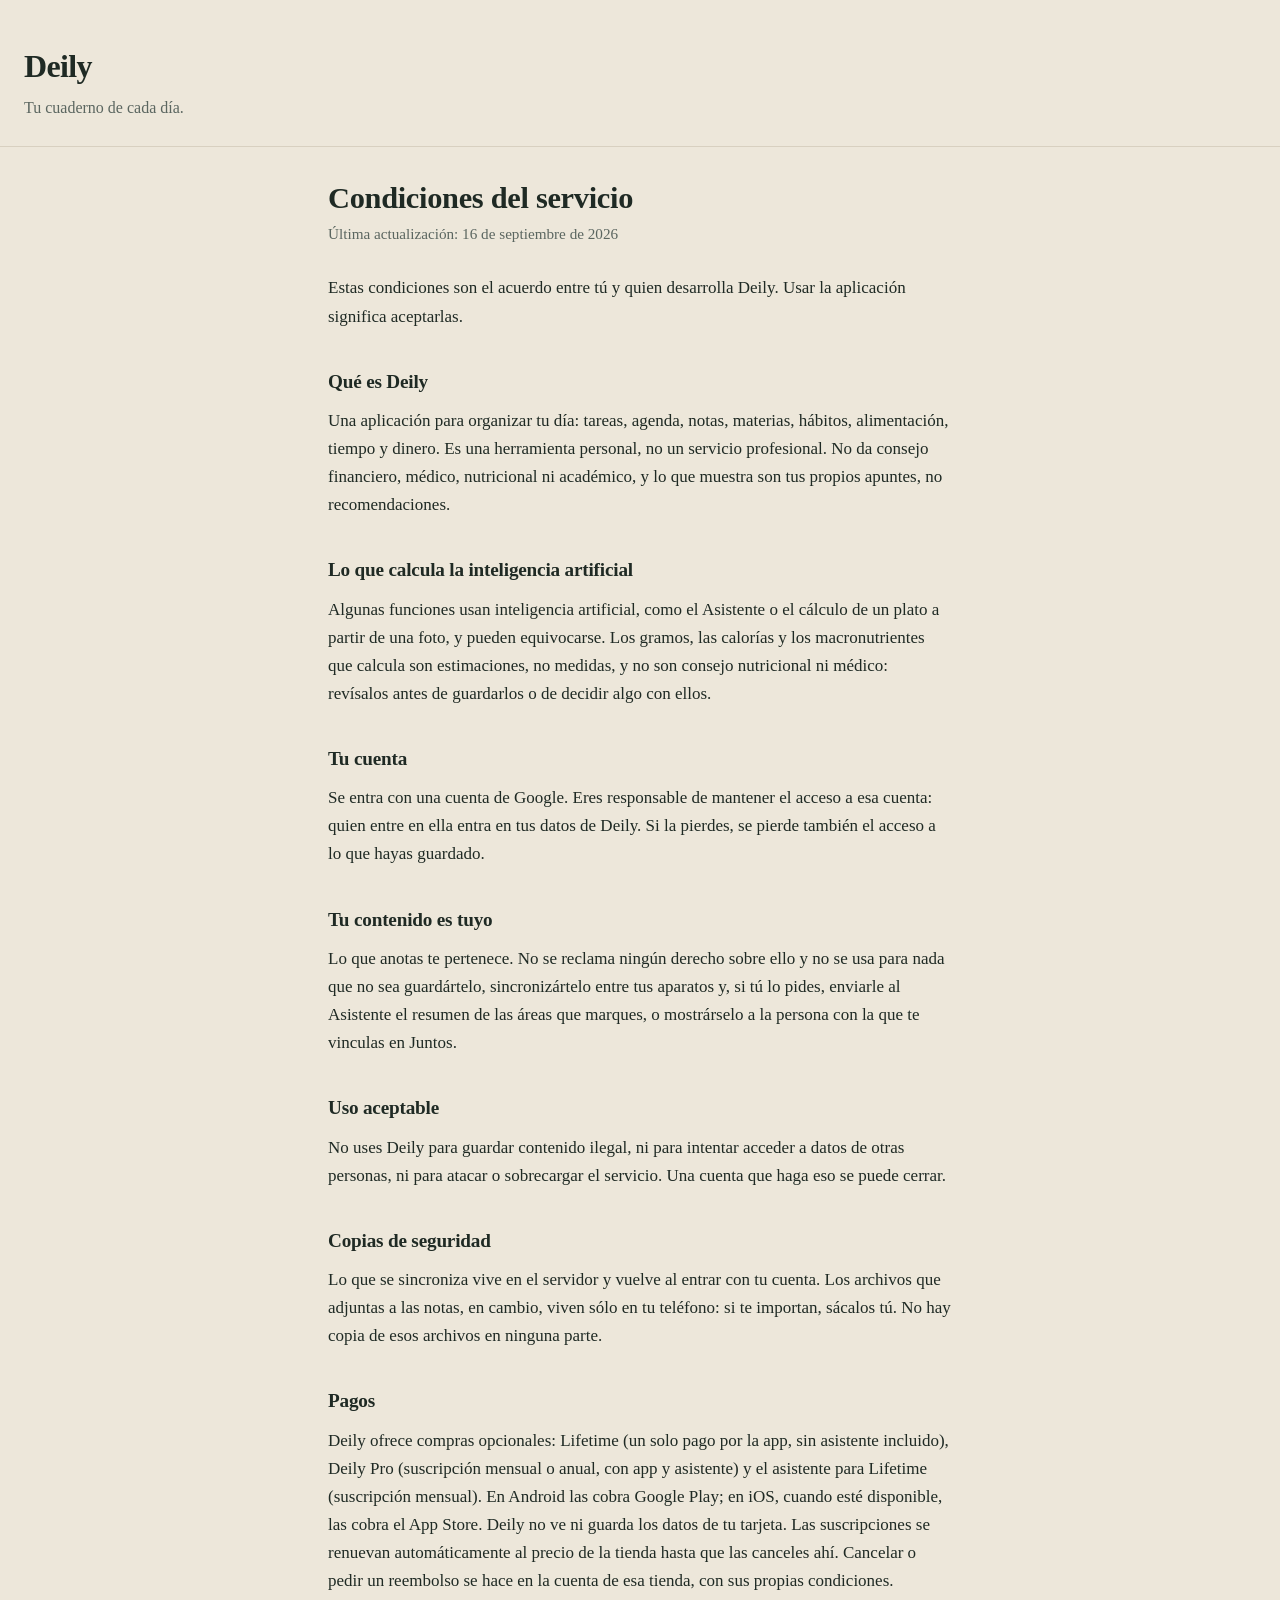
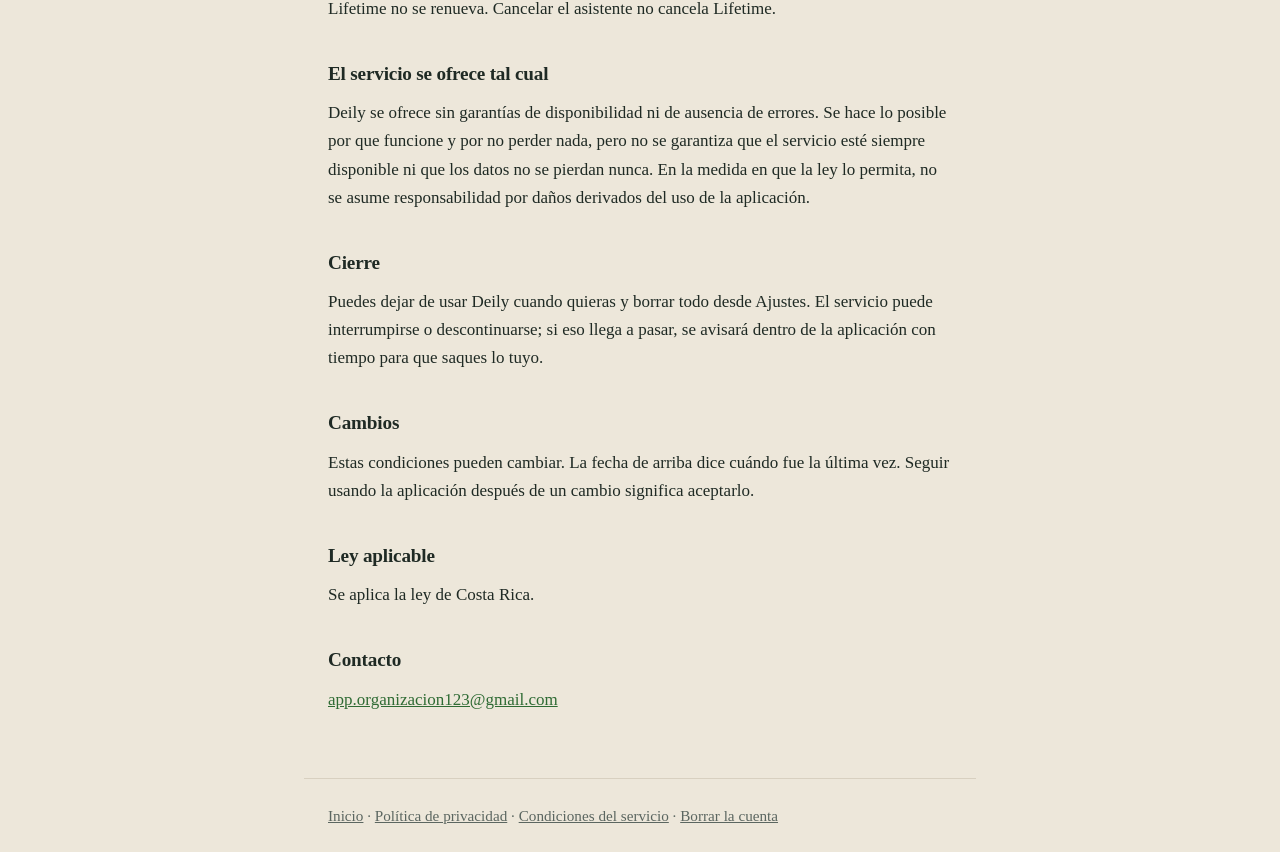
<file: terminos.html>
<!doctype html>
<html lang="es">
<head>
<meta charset="utf-8">
<meta name="viewport" content="width=device-width, initial-scale=1">
<title>Condiciones del servicio · Deily</title>
<link rel="stylesheet" href="estilo.css">
</head>
<body>
<header class="cabecera">
  <a class="marca" href="index.html">Deily</a>
  <p class="lema">Tu cuaderno de cada día.</p>
</header>

<main>
<h1>Condiciones del servicio</h1>
<p class="fecha">Última actualización: 16 de septiembre de 2026</p>

<p>Estas condiciones son el acuerdo entre tú y quien desarrolla Deily. Usar la
aplicación significa aceptarlas.</p>

<h2>Qué es Deily</h2>
<p>Una aplicación para organizar tu día: tareas, agenda, notas, materias,
hábitos, alimentación, tiempo y dinero. Es una herramienta personal, no un
servicio profesional. No da consejo financiero, médico, nutricional ni
académico, y lo que muestra son tus propios apuntes, no recomendaciones.</p>

<h2>Lo que calcula la inteligencia artificial</h2>
<p>Algunas funciones usan inteligencia artificial, como el Asistente o el cálculo
de un plato a partir de una foto, y pueden equivocarse. Los gramos, las calorías
y los macronutrientes que calcula son estimaciones, no medidas, y no son consejo
nutricional ni médico: revísalos antes de guardarlos o de decidir algo con
ellos.</p>

<h2>Tu cuenta</h2>
<p>Se entra con una cuenta de Google. Eres responsable de mantener el acceso a
esa cuenta: quien entre en ella entra en tus datos de Deily. Si la pierdes, se
pierde también el acceso a lo que hayas guardado.</p>

<h2>Tu contenido es tuyo</h2>
<p>Lo que anotas te pertenece. No se reclama ningún derecho sobre ello y no se
usa para nada que no sea guardártelo, sincronizártelo entre tus aparatos y, si
tú lo pides, enviarle al Asistente el resumen de las áreas que marques, o
mostrárselo a la persona con la que te vinculas en Juntos.</p>

<h2>Uso aceptable</h2>
<p>No uses Deily para guardar contenido ilegal, ni para intentar acceder a datos
de otras personas, ni para atacar o sobrecargar el servicio. Una cuenta que haga
eso se puede cerrar.</p>

<h2>Copias de seguridad</h2>
<p>Lo que se sincroniza vive en el servidor y vuelve al entrar con tu cuenta.
Los archivos que adjuntas a las notas, en cambio, viven sólo en tu teléfono: si
te importan, sácalos tú. No hay copia de esos archivos en ninguna parte.</p>

<h2>Pagos</h2>
<p>Deily ofrece compras opcionales: Lifetime (un solo pago por la app, sin
asistente incluido), Deily Pro (suscripción mensual o anual, con app y
asistente) y el asistente para Lifetime (suscripción mensual). En Android las
cobra Google Play; en iOS, cuando esté disponible, las cobra el App Store. Deily
no ve ni guarda los datos de tu tarjeta. Las suscripciones se renuevan
automáticamente al precio de la tienda hasta que las canceles ahí. Cancelar o
pedir un reembolso se hace en la cuenta de esa tienda, con sus propias
condiciones. Lifetime no se renueva. Cancelar el asistente no cancela
Lifetime.</p>

<h2>El servicio se ofrece tal cual</h2>
<p>Deily se ofrece sin garantías de disponibilidad ni de ausencia de errores. Se
hace lo posible por que funcione y por no perder nada, pero no se garantiza que
el servicio esté siempre disponible ni que los datos no se pierdan nunca. En la
medida en que la ley lo permita, no se asume responsabilidad por daños derivados
del uso de la aplicación.</p>

<h2>Cierre</h2>
<p>Puedes dejar de usar Deily cuando quieras y borrar todo desde Ajustes. El
servicio puede interrumpirse o descontinuarse; si eso llega a pasar, se avisará
dentro de la aplicación con tiempo para que saques lo tuyo.</p>

<h2>Cambios</h2>
<p>Estas condiciones pueden cambiar. La fecha de arriba dice cuándo fue la
última vez. Seguir usando la aplicación después de un cambio significa
aceptarlo.</p>

<h2>Ley aplicable</h2>
<p>Se aplica la ley de Costa Rica.</p>

<h2>Contacto</h2>
<p><a href="mailto:app.organizacion123@gmail.com">app.organizacion123@gmail.com</a></p>

</main>

<footer>
  <a href="index.html">Inicio</a> ·
  <a href="privacidad.html">Política de privacidad</a> ·
  <a href="terminos.html">Condiciones del servicio</a> ·
  <a href="borrar.html">Borrar la cuenta</a>
</footer>
</body>
</html>
</file>
<file: estilo.css>
:root {
  --fondo: #EDE7DA;
  --papel: #F7F4EC;
  --tinta: #1F2A24;
  --tenue: #5B6660;
  --linea: #D8D0C0;
  --verde: #2F6B34;
  --verde-claro: #8FC65C;
}

@media (prefers-color-scheme: dark) {
  :root {
    --fondo: #14181A;
    --papel: #1C2224;
    --tinta: #E7ECE8;
    --tenue: #A0AAA5;
    --linea: #2C3538;
    --verde: #8FC65C;
    --verde-claro: #8FC65C;
  }
}

* { box-sizing: border-box; }

body {
  margin: 0;
  background: var(--fondo);
  color: var(--tinta);
  font: 17px/1.65 ui-serif, Georgia, "Times New Roman", serif;
  -webkit-text-size-adjust: 100%;
}

.cabecera {
  padding: 2.5rem 1.5rem 1.5rem;
  border-bottom: 1px solid var(--linea);
  text-align: left;
}

.cabecera.portada { padding-bottom: 2.5rem; }

.marca {
  display: inline-block;
  margin: 0;
  font-size: 2rem;
  font-weight: 700;
  letter-spacing: -0.02em;
  color: var(--tinta);
  text-decoration: none;
}

.marca.grande { font-size: 3rem; }

.lema {
  margin: 0.15rem 0 0;
  color: var(--tenue);
  font-size: 1rem;
}

main {
  max-width: 42rem;
  margin: 0 auto;
  padding: 2rem 1.5rem 3rem;
}

h1 {
  font-size: 1.9rem;
  line-height: 1.25;
  margin: 0 0 0.25rem;
  letter-spacing: -0.01em;
}

h2 {
  font-size: 1.2rem;
  margin: 2.2rem 0 0.6rem;
  letter-spacing: -0.01em;
}

p { margin: 0 0 1rem; }

.fecha {
  color: var(--tenue);
  font-size: 0.95rem;
  margin-bottom: 1.8rem;
}

.entrada {
  font-size: 1.15rem;
  color: var(--tenue);
}

ul {
  margin: 0 0 1rem;
  padding-left: 1.2rem;
}

li { margin-bottom: 0.55rem; }

a { color: var(--verde); }

a:hover { text-decoration: none; }

.enlaces {
  display: flex;
  flex-wrap: wrap;
  gap: 0.75rem;
  margin: 1.5rem 0 0;
}

.boton {
  display: inline-block;
  padding: 0.7rem 1.1rem;
  background: var(--papel);
  border: 1px solid var(--linea);
  border-radius: 0.6rem;
  color: var(--tinta);
  text-decoration: none;
  font-size: 1rem;
}

.boton:hover { border-color: var(--verde); }

footer {
  max-width: 42rem;
  margin: 0 auto;
  padding: 1.5rem;
  border-top: 1px solid var(--linea);
  color: var(--tenue);
  font-size: 0.95rem;
}

footer a { color: var(--tenue); }
</file>
